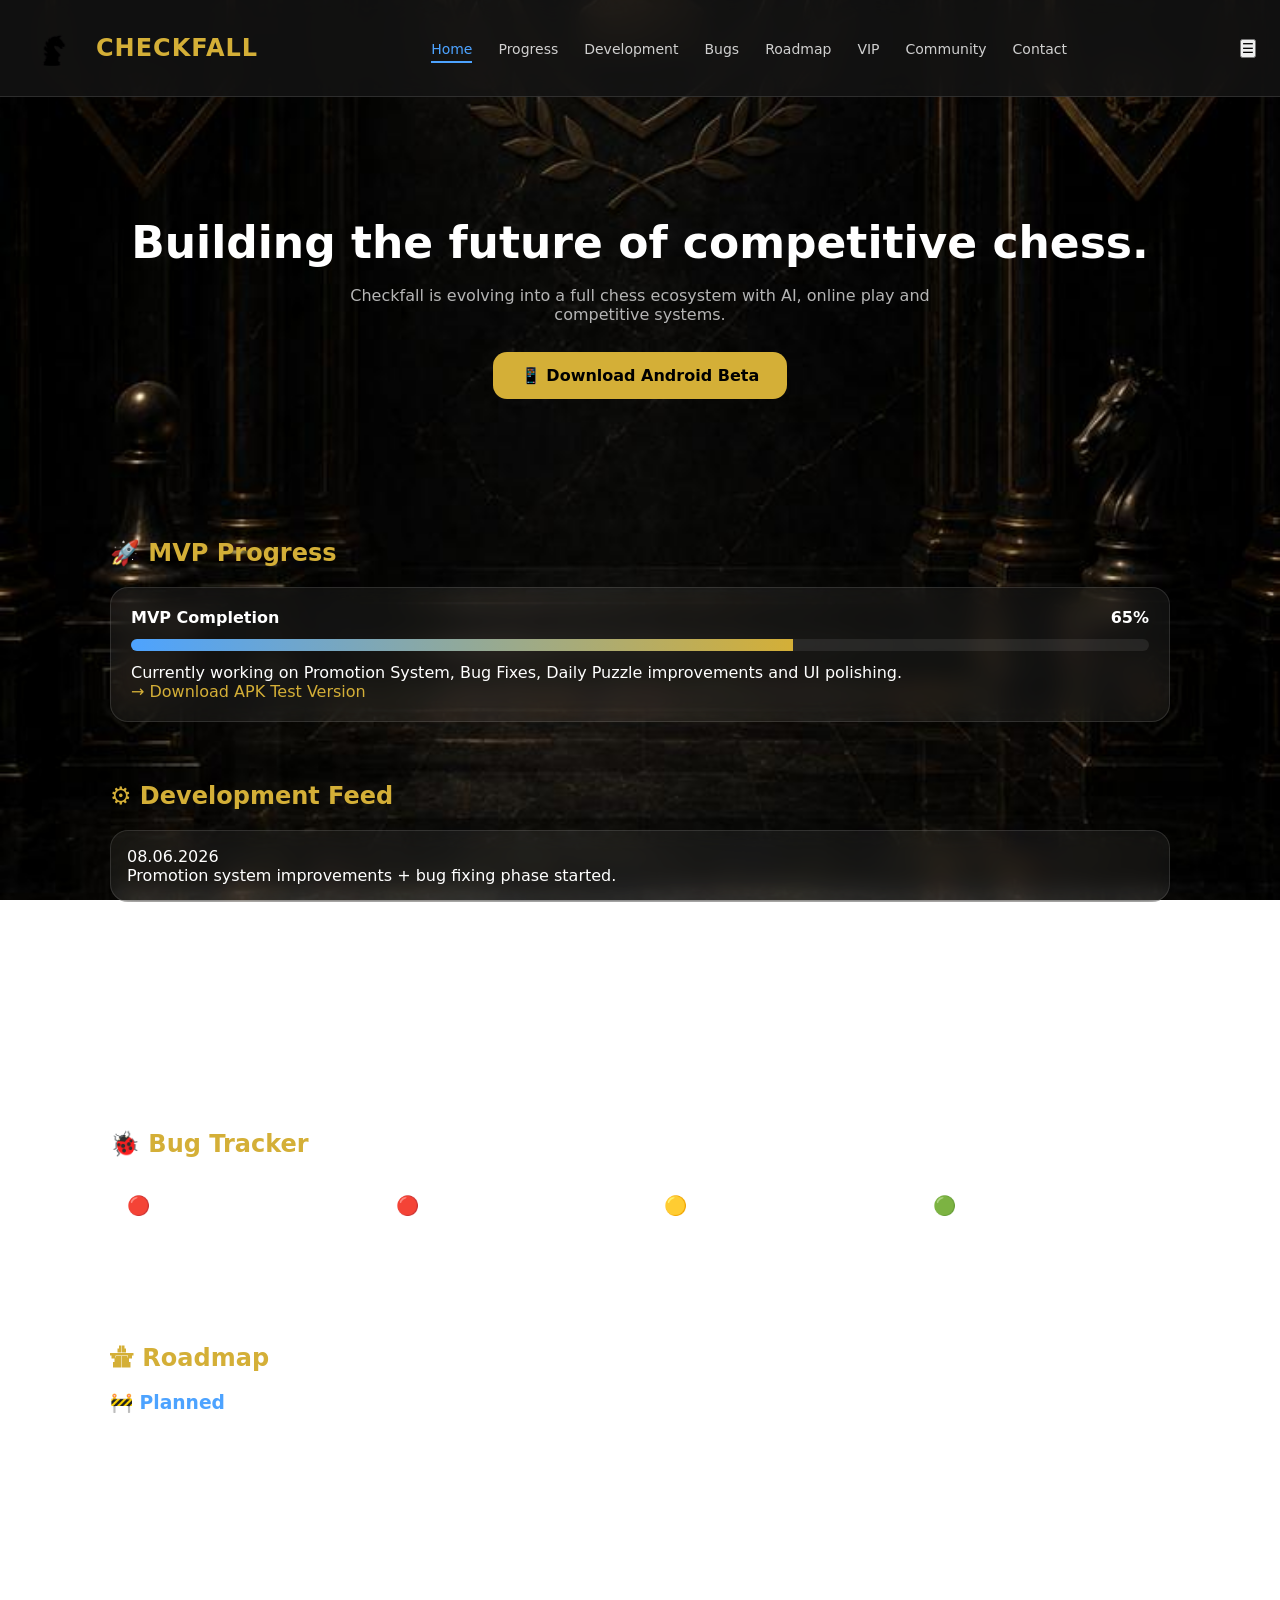
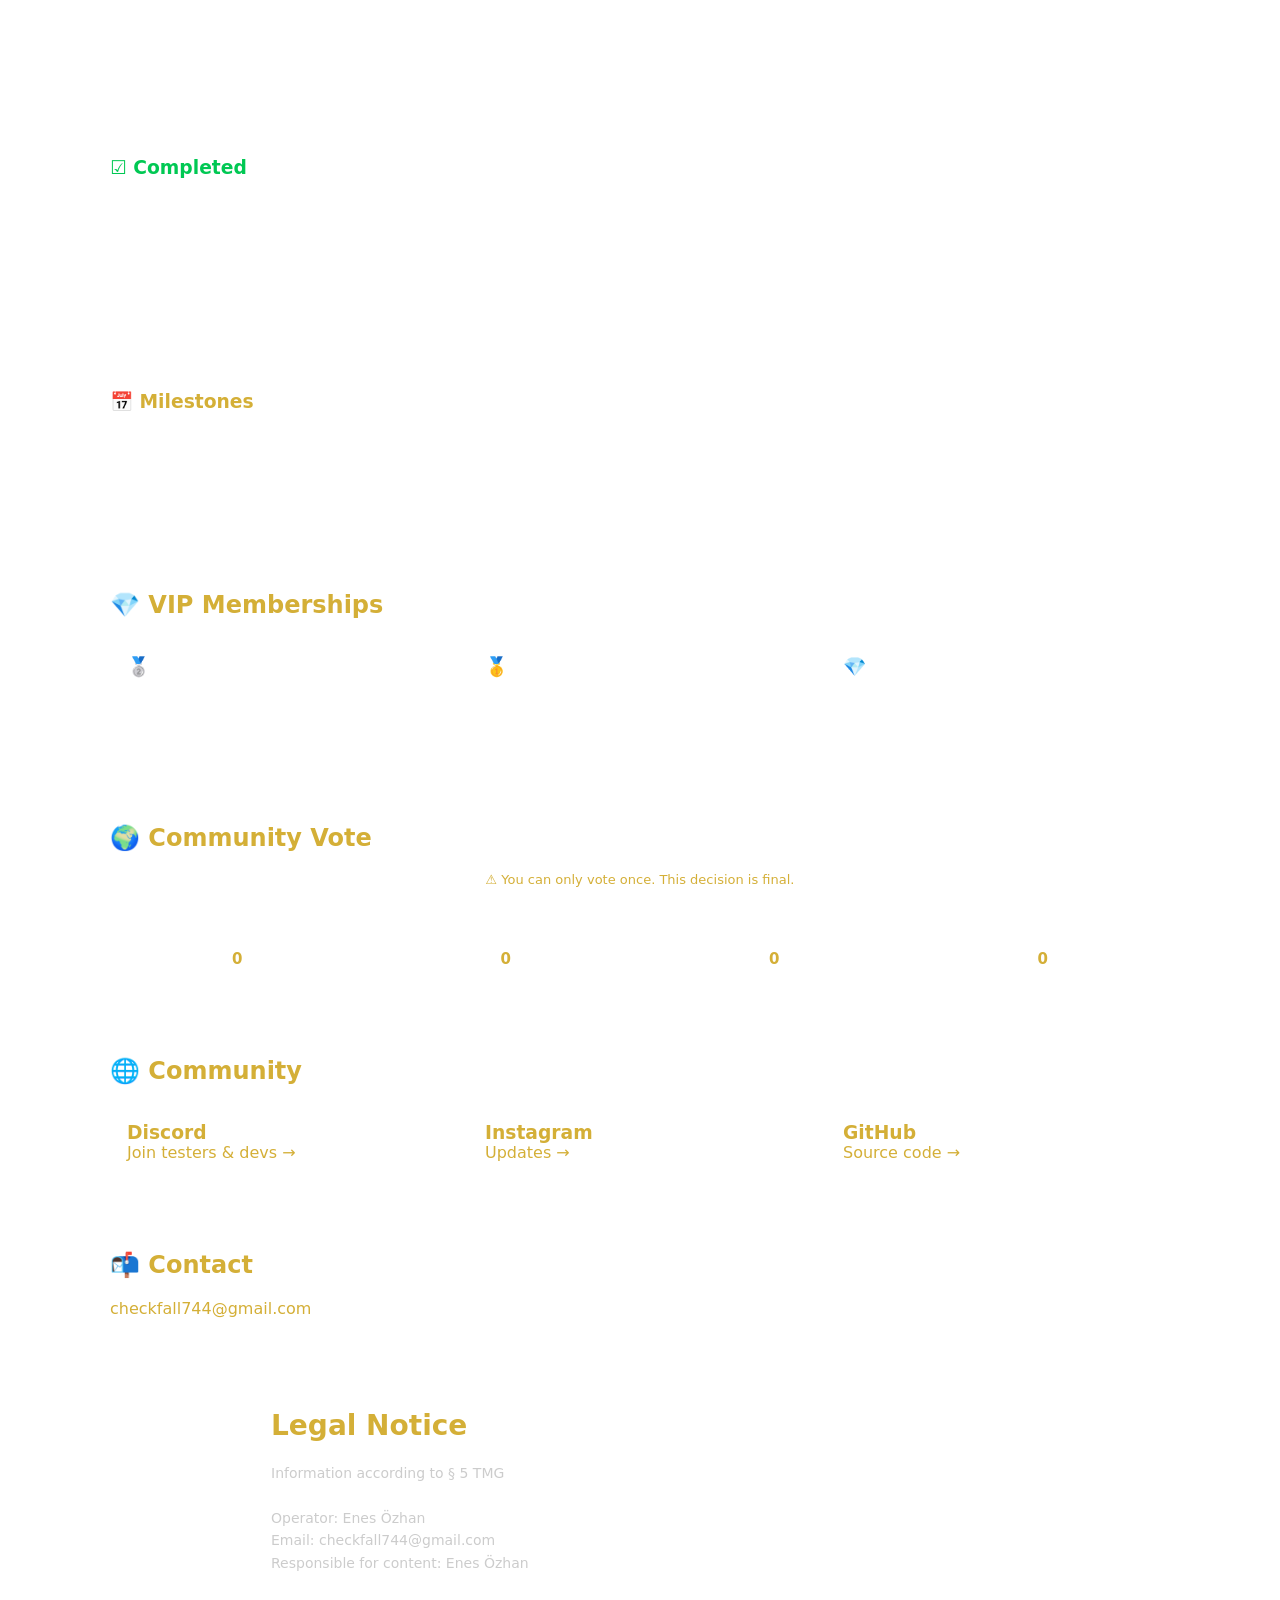
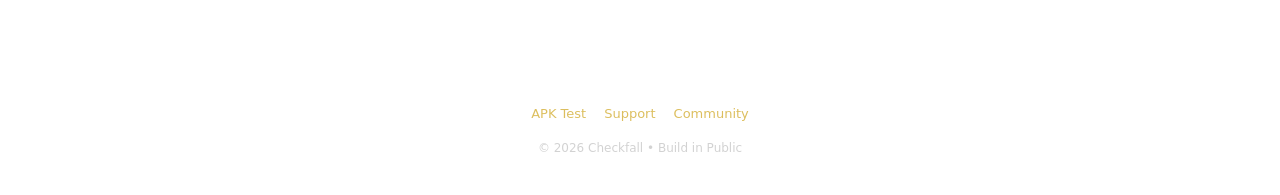
<file: index.html>
<!DOCTYPE html>
<html lang="en">

<head>
    <meta charset="UTF-8">
    <meta name="viewport" content="width=device-width, initial-scale=1.0">
    <title>Checkfall HQ</title>

    <link rel="icon" href="assets/queen_black.png">
    <link rel="stylesheet" href="style.css">
</head>

<body>

    <div class="overlay"></div>

    <!-- NAVIGATION -->
    <nav>
        <div class="nav-left">
            <img src="assets/android-icon-foreground.png" alt="Checkfall Logo" class="logo-img">
            <div class="nav-logo">CHECKFALL</div>
        </div>

        <ul class="nav-links" id="navLinks">
            <li><a href="#home">Home</a></li>
            <li><a href="#progress">Progress</a></li>
            <li><a href="#development">Development</a></li>
            <li><a href="#bugs">Bugs</a></li>
            <li><a href="#roadmap">Roadmap</a></li>
            <li><a href="#vip">VIP</a></li>
            <li><a href="#community">Community</a></li>
            <li><a href="#contact">Contact</a></li>
        </ul>

        <button class="menu-btn" onclick="toggleMenu()">☰</button>
    </nav>

    <!-- HERO -->
    <header id="home" class="hero">
        <h1>Building the future of competitive chess.</h1>

        <p>
            Checkfall is evolving into a full chess ecosystem with AI, online play and competitive systems.
        </p>

        <!-- 🔥 MAIN CTA -->
        <a class="cta-btn" href="https://tinyurl.com/checkfalltest" target="_blank">
            📱 Download Android Beta
        </a>
    </header>

    <!-- PROGRESS -->
    <section id="progress" class="section">
        <h2>🚀 MVP Progress</h2>

        <div class="progress-card">
            <div class="progress-top">
                <span>MVP Completion</span>
                <span>65%</span>
            </div>

            <div class="progress-bar">
                <div class="progress-fill"></div>
            </div>

            <p>
                Currently working on Promotion System, Bug Fixes, Daily Puzzle improvements and UI polishing.
            </p>

            <p>
                <a href="https://tinyurl.com/checkfalltest" target="_blank">
                    → Download APK Test Version
                </a>
            </p>
        </div>
    </section>

    <!-- DEVELOPMENT -->
    <section id="development" class="section">
        <h2>⚙ Development Feed</h2>

        <div class="timeline-card">
            <span>08.06.2026</span>
            <p>Promotion system improvements + bug fixing phase started.</p>
        </div>

        <div class="timeline-card">
            <span>07.06.2026</span>
            <p>Online disconnect handling improved.</p>
        </div>

        <div class="timeline-card">
            <span>06.06.2026</span>
            <p>Daily Puzzle system optimized.</p>
        </div>
    </section>

    <!-- BUGS -->
    <section id="bugs" class="section">
        <h2>🐞 Bug Tracker</h2>

        <div class="bug-grid">

            <div class="bug-card open">
                <h3>🔴 Open</h3>
                <p>Promotion sometimes freezes game state.</p>
            </div>

            <div class="bug-card open">
                <h3>🔴 Open</h3>
                <p>Move notation occasionally incorrect.</p>
            </div>

            <div class="bug-card progress">
                <h3>🟡 In Progress</h3>
                <p>UI improvements for promotion system.</p>
            </div>

            <div class="bug-card fixed">
                <h3>🟢 Fixed</h3>
                <p>Disconnect handling works correctly.</p>
            </div>

        </div>
    </section>

    <!-- ROADMAP -->
    <section id="roadmap" class="section">
        <h2>🛣 Roadmap</h2>

        <!-- 🚧 PLANNED -->
        <h3 style="color:#4da3ff;">🚧 Planned</h3>

        <div class="roadmap-item">Clan System</div>
        <div class="roadmap-item">Friends System</div>
        <div class="roadmap-item">Ranked Ladder</div>
        <div class="roadmap-item">Daily Puzzle Improvements</div>
        <div class="roadmap-item">Promotion System Fixes</div>

        <!-- ☑ DONE -->
        <h3 style="color:#00c853; margin-top:30px;">☑ Completed</h3>

        <div class="roadmap-item">Core Multiplayer System</div>
        <div class="roadmap-item">Basic Bot Integration</div>
        <div class="roadmap-item">Initial MVP Framework</div>

        <!-- 📅 MILESTONE -->
        <h3 style="color:#d4af37; margin-top:30px;">📅 Milestones</h3>

        <div class="roadmap-item">
            05.02.2027 – Business Registration
        </div>

        <div class="roadmap-item">
            05.02.2027 – MVP Release Target
        </div>
    </section>

    <!-- VIP -->
    <section id="vip" class="section">
        <h2>💎 VIP Memberships</h2>

        <div class="bug-grid">

            <div class="bug-card">
                <h3>🥈 Silver</h3>
                <p>5,99€ / month • 49,99€ / year</p>
                <p>Basic AI • 3 Lessons/day • Unlimited Puzzles</p>
            </div>

            <div class="bug-card">
                <h3>🥇 Gold</h3>
                <p>8,99€ / month • 79,99€ / year</p>
                <p>Unlimited AI • Unlimited Lessons • Unlimited Puzzles</p>
            </div>

            <div class="bug-card">
                <h3>💎 Diamant</h3>
                <p>12,99€ / month • 129,99€ / year</p>
                <p>Advanced AI • Stats • Exclusive Items & Badge</p>
            </div>

        </div>
    </section>

    <!-- COMMUNITY -->
    <section id="community" class="section">
        <h2>🌍 Community Vote</h2>

        <p class="vote-info">
            ⚠️ You can only vote once. This decision is final.
        </p>

        <div class="vote-grid">

            <button onclick="vote('friends')">Friends <span id="friends">0</span></button>
            <button onclick="vote('clans')">Clans <span id="clans">0</span></button>
            <button onclick="vote('ranked')">Ranked <span id="ranked">0</span></button>
            <button onclick="vote('replays')">Replays <span id="replays">0</span></button>

        </div>
    </section>

    <!-- SOCIALS -->
    <section class="section" id="socials">
        <h2>🌐 Community</h2>

        <div class="bug-grid">

            <a class="bug-card" href="https://discord.gg/MaJGtqqAk" target="_blank">
                <h3>Discord</h3>
                <p>Join testers & devs →</p>
            </a>

            <a class="bug-card" href="https://instagram.com/Checkfall" target="_blank">
                <h3>Instagram</h3>
                <p>Updates →</p>
            </a>

            <a class="bug-card" href="https://github.com/eozhan627-ai/Checkfall.git" target="_blank">
                <h3>GitHub</h3>
                <p>Source code →</p>
            </a>

        </div>
    </section>

    <!-- CONTACT -->
    <section id="contact" class="section">
        <h2>📬 Contact</h2>

        <a href="mailto:checkfall744@gmail.com">
            checkfall744@gmail.com
        </a>

    </section>

    <!-- IMPRESSUM -->
    <section id="impressum" class="section">
        <h2>Legal Notice</h2>

        <p>
            Information according to § 5 TMG<br><br>
            Operator: Enes Özhan<br>
            Email: checkfall744@gmail.com<br>
            Responsible for content: Enes Özhan
        </p>
    </section>

    <!-- FOOTER -->
    <footer class="footer">

        <div class="footer-links">
            <a href="https://tinyurl.com/checkfalltest" target="_blank">APK Test</a>
            <a href="mailto:checkfall744@gmail.com">Support</a>
            <a href="https://discord.gg/MaJGtqqAk">Community</a>
        </div>

        <p class="footer-copy">
            © 2026 Checkfall • Build in Public
        </p>

    </footer>

    <script src="script.js"></script>
    <div id="popup" class="popup hidden">
        <div class="popup-box">

            <h3 id="popup-title"></h3>

            <p id="popup-text"></p>

            <div class="popup-buttons">

                <button onclick="closePopup()">
                    Cancel
                </button>

                <button id="confirmVoteBtn">
                    Confirm
                </button>

            </div>

        </div>
    </div>

</body>

</html>
</file>
<file: style.css>
:root {
    --gold: #d4af37;
    --blue: #4da3ff;

    --bg: #07070a;

    --glass: rgba(255, 255, 255, 0.06);
    --glass-strong: rgba(255, 255, 255, 0.1);
    --border: rgba(255, 255, 255, 0.12);

    --text: #ffffff;
    --muted: #b5b5b5;
}

* {
    margin: 0;
    padding: 0;
    box-sizing: border-box;
    font-family: system-ui, -apple-system, sans-serif;
}

html {
    scroll-behavior: smooth;
}

body {
    color: var(--text);
    background:

        url("./assets/background.png");

    background-size: cover;
    background-position: center;
    background-attachment: fixed;
}

/* ================= NAV ================= */

nav {
    position: sticky;
    top: 0;
    z-index: 1000;

    display: flex;
    justify-content: space-between;
    align-items: center;

    padding: 18px 24px;

    backdrop-filter: blur(14px);
    background: rgba(20, 20, 20, 0.8);
    border-bottom: 1px solid var(--border);
}

.nav-left {
    display: flex;
    align-items: center;
    gap: 12px;
}

.logo-img {
    width: 70px;
    height: 70px;
    object-fit: contain;


}

.logo-img {
    width: 60px;
    height: 60px;
    object-fit: contain;

    animation: glow 2s infinite ease-in-out;
}

@keyframes glow {
    0% {
        filter: drop-shadow(0 0 4px rgba(212, 175, 55, 0.3));
    }

    50% {
        filter: drop-shadow(0 0 14px rgba(77, 163, 255, 0.8));
    }

    100% {
        filter: drop-shadow(0 0 4px rgba(212, 175, 55, 0.3));
    }
}

.footer {
    text-align: center;
    padding: 40px 20px;
    color: var(--muted);
    border-top: 1px solid var(--border);
    margin-top: 60px;
}

.footer-links {
    display: flex;
    flex-wrap: wrap;
    justify-content: center;
    gap: 18px;
    margin-bottom: 20px;
}

.footer-links a {
    font-size: 13px;
    opacity: 0.8;
}

.footer-links a:hover {
    opacity: 1;
    color: var(--blue);
}

.footer-donate {
    margin-bottom: 15px;
}

.donate-btn {
    display: inline-block;
    margin-top: 8px;
    padding: 10px 16px;
    border-radius: 12px;
    background: linear-gradient(90deg, var(--gold), var(--blue));
    color: black;
    font-weight: 700;
    font-size: 13px;
}

.footer-copy {
    font-size: 12px;
    opacity: 0.6;
}

.nav-logo {

    font-size: 24px;
    font-weight: 800;
    color: var(--gold);
    letter-spacing: 1px;
}

.nav-links {
    display: flex;
    gap: 26px;
    list-style: none;
}

.cta-btn {
    display: inline-block;
    margin-top: 28px;
    padding: 14px 28px;

    border: none;
    border-radius: 14px;

    background: var(--gold);
    color: black;
    font-weight: 700;
    text-decoration: none;
    cursor: pointer;

    transition: 0.2s;
}

.cta-btn:hover {
    transform: translateY(-2px);
}

@media (hover: none) {
    .cta-btn:hover {
        transform: none;
    }
}

.nav-links a {
    text-decoration: none;
    color: var(--text);
    font-size: 14px;
    opacity: 0.8;
    transition: 0.2s;
    padding-bottom: 4px;
}

.nav-links a:hover {
    opacity: 1;
}

.nav-links a.active {
    color: var(--blue);
    border-bottom: 2px solid var(--blue);
    opacity: 1;
}

/* ================= HERO ================= */

.hero {
    text-align: center;
    padding: 120px 20px 80px;
}

.hero h1 {
    font-size: 44px;
    margin-bottom: 18px;
}

.hero p {
    color: var(--muted);
    max-width: 650px;
    margin: 0 auto;
}

.cta-btn {
    margin-top: 28px;
    padding: 14px 28px;

    border: none;
    border-radius: 14px;

    background: var(--gold);
    font-weight: 700;
    cursor: pointer;

    transition: 0.2s;
}

.cta-btn:hover {
    transform: translateY(-2px);
}

/* ================= SECTIONS ================= */

.section {
    max-width: 1100px;
    margin: 60px auto;
    padding: 0 20px;
}

.section h2 {
    color: var(--gold);
    margin-bottom: 20px;
}

/* ================= PROGRESS ================= */

.progress-card {
    background: var(--glass);
    border: 1px solid var(--border);
    border-radius: 18px;
    padding: 20px;

    backdrop-filter: blur(12px);
}

.progress-top {
    display: flex;
    justify-content: space-between;
    margin-bottom: 12px;
    font-weight: 600;
}

.progress-bar {
    width: 100%;
    height: 12px;
    border-radius: 999px;
    background: rgba(255, 255, 255, 0.08);
    overflow: hidden;
    margin-bottom: 12px;
}

.hidden {
    display: none !important;
}

.progress-fill {
    width: 65%;
    height: 100%;
    background: linear-gradient(90deg, var(--blue), var(--gold));
}

/* ================= CARDS ================= */

.timeline-card,
.bug-card,
.vote-grid button,
.roadmap-item {
    background: var(--glass);
    border: 1px solid var(--border);
    border-radius: 18px;
    padding: 16px;
    margin-bottom: 12px;

    backdrop-filter: blur(12px);

    transition: 0.2s;
}

.timeline-card:hover,
.bug-card:hover,
.vote-grid button:hover,
.roadmap-item:hover {
    transform: translateY(-4px);
    background: var(--glass-strong);
}

/* ================= BUG GRID ================= */

.bug-grid {
    display: grid;
    grid-template-columns: repeat(auto-fit, minmax(240px, 1fr));
    gap: 14px;
}

/* ================= VOTE ================= */

.vote-info {
    text-align: center;
    margin-bottom: 18px;
    color: var(--gold);
    font-size: 13px;
}

.vote-grid {
    display: grid;
    grid-template-columns: repeat(auto-fit, minmax(220px, 1fr));
    gap: 14px;
}

.vote-grid button {
    cursor: pointer;
    color: white;
    font-size: 15px;
}

.vote-grid span {
    display: block;
    margin-top: 10px;
    color: var(--gold);
    font-weight: 700;
}

.community-text {
    text-align: center;
    margin-top: 18px;
    color: var(--muted);
}

/* ================= CONTACT ================= */

#contact a {
    color: var(--gold);
    text-decoration: none;
}

a {
    color: var(--gold);
    text-decoration: none;
    transition: 0.2s;
}

/* IMPRESSUM */

#impressum {
    max-width: 800px;
    margin: 60px auto;
    padding: 30px;

    background: var(--glass);
    border: 1px solid var(--border);
    border-radius: 20px;

    backdrop-filter: blur(12px);
}

#impressum h2 {
    color: var(--gold);
    margin-bottom: 20px;
    font-size: 28px;
}

#impressum p {
    color: #ccc;
    line-height: 1.6;
    font-size: 14px;
}

/* Optional: Link im Footer */
footer a {
    color: var(--gold);
    text-decoration: none;
    transition: 0.2s;
}

footer a:hover {
    color: #fff;
}

a:hover {
    color: #fff;
}

/* ================= FOOTER ================= */

footer {
    text-align: center;
    padding: 40px;
    color: var(--muted);
}

/* ================= POPUP ================= */

.popup {
    position: fixed;
    inset: 0;
    z-index: 9999;

    display: flex;
    justify-content: center;
    align-items: center;

    background: rgba(0, 0, 0, 0.6);
}

.popup-box {
    background: rgba(15, 15, 15, 0.95);
    border: 1px solid var(--border);
    border-radius: 16px;

    padding: 20px;
    min-width: 280px;

    text-align: center;
}

.popup-buttons {
    display: flex;
    gap: 10px;
    margin-top: 15px;
    justify-content: center;
}

.popup-box button {
    padding: 10px 14px;
    border: none;
    border-radius: 10px;
    cursor: pointer;
    font-weight: 600;
}

#confirmVoteBtn {
    background: var(--gold);
}

.popup-box button:first-child {
    background: rgba(255, 255, 255, 0.1);
    color: white;
}

/* ================= MOBILE ================= */

@media (max-width: 768px) {
    .nav-links {
        display: none;
    }

    .hero h1 {
        font-size: 32px;
    }
}
</file>
